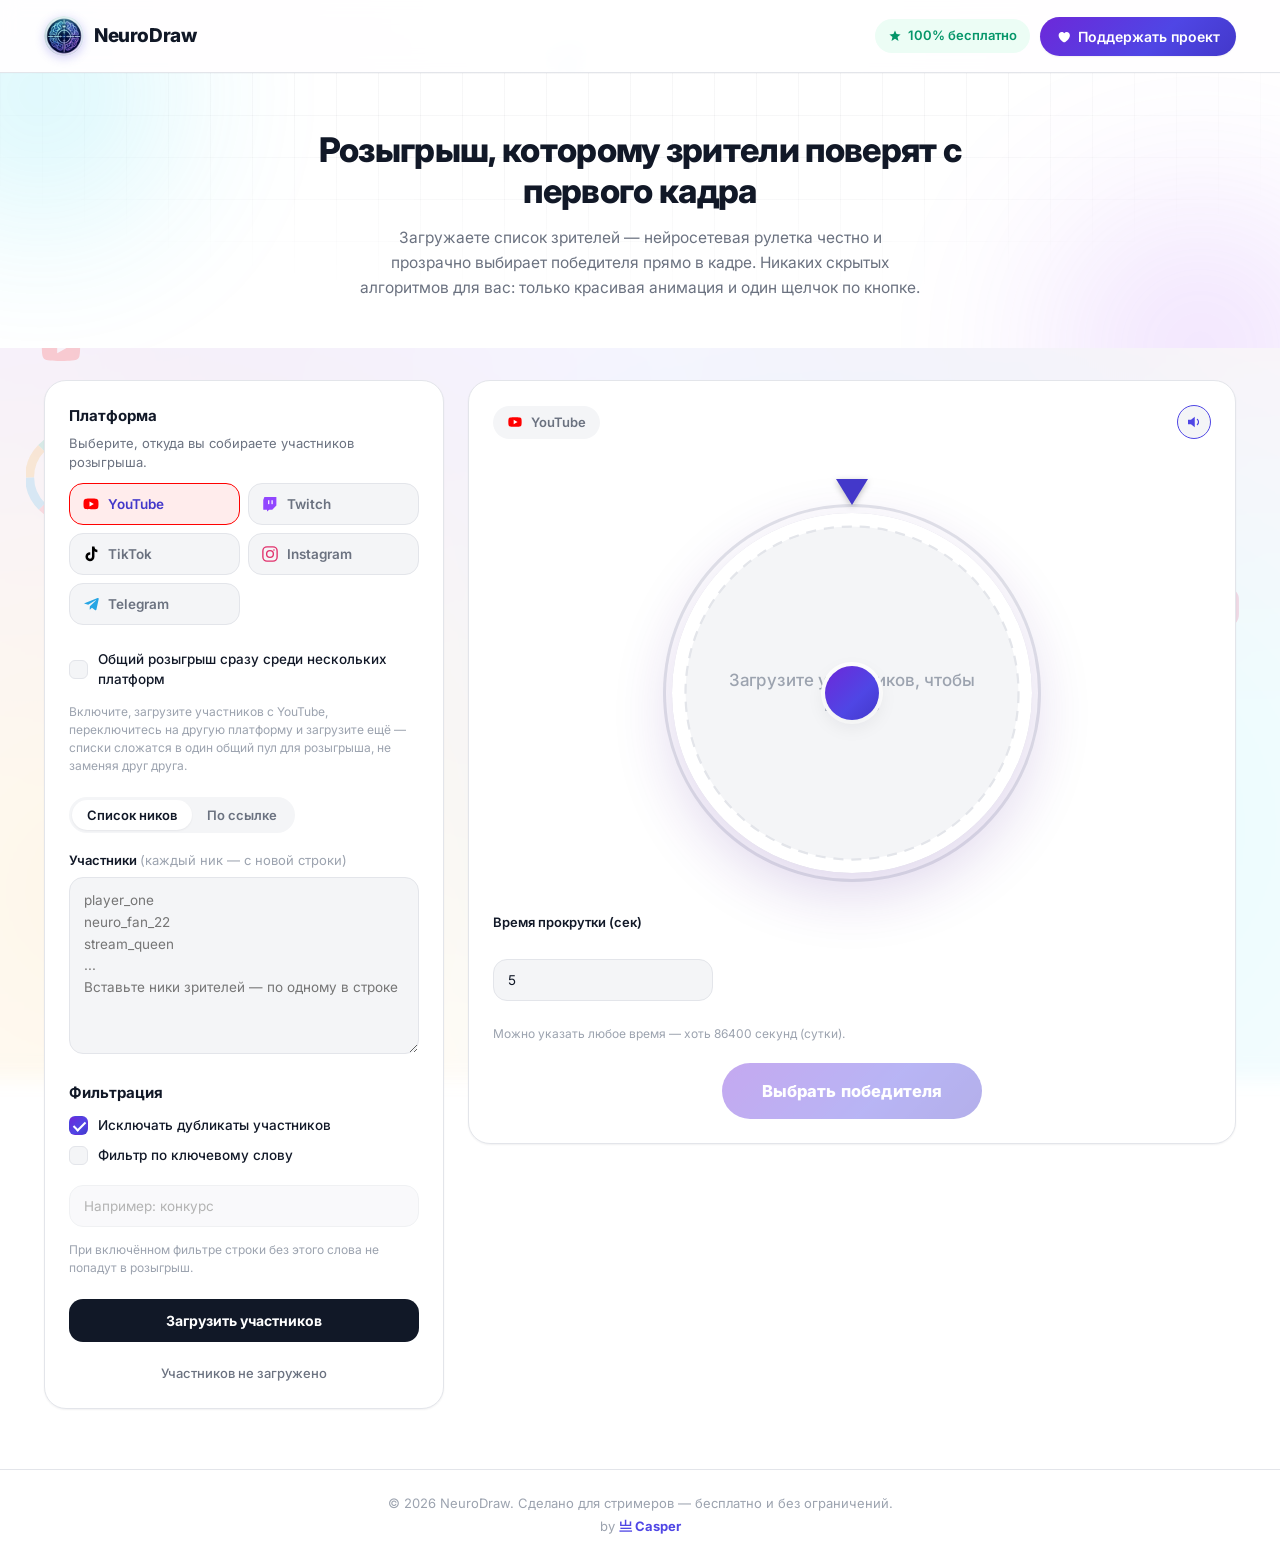
<file: index.html>
<!DOCTYPE html>
<html lang="ru">
<head>
<meta charset="UTF-8">
<meta name="viewport" content="width=device-width, initial-scale=1.0, viewport-fit=cover">
<title>NeuroDraw — нейросетевая рулетка розыгрышей для стримеров</title>
<meta name="description" content="NeuroDraw — бесплатная рулетка для честных розыгрышей среди зрителей YouTube, Twitch, TikTok и Instagram. Загрузите список зрителей и получите победителя за один клик.">

<!-- Google Fonts: Inter -->
<link rel="preconnect" href="https://fonts.googleapis.com">
<link rel="preconnect" href="https://fonts.gstatic.com" crossorigin>
<link href="https://fonts.googleapis.com/css2?family=Inter:wght@400;500;600;700;800;900&display=swap" rel="stylesheet">

<link rel="stylesheet" href="style.css">

<!-- Фавикон в виде простого SVG-индикатора, без внешних файлов -->
<link rel="icon" type="image/png" href="[data-uri]">
<link rel="apple-touch-icon" href="[data-uri]">
</head>
<body>

<!-- Декоративный фон: чисто визуальные элементы, не являются реальными данными -->
<div class="bg-decor" aria-hidden="true">
  <span class="bg-chip bg-pos-1">🏆 @lucky_star</span>
  <span class="bg-chip bg-pos-2">🎉 @mega_fan21</span>
  <span class="bg-chip bg-pos-3">✨ winner2026</span>
  <span class="bg-chip bg-pos-4">🔥 @stream_vip</span>

  <span class="bg-icon bg-pos-5" style="color:#FF0000;"><svg viewBox="0 0 24 24" fill="none" xmlns="http://www.w3.org/2000/svg"><path d="M21.6 7.2c-.25-1-1-1.75-2-2C17.9 4.7 12 4.7 12 4.7s-5.9 0-7.6.5c-1 .25-1.75 1-2 2C2 8.9 2 12 2 12s0 3.1.4 4.8c.25 1 1 1.75 2 2 1.7.5 7.6.5 7.6.5s5.9 0 7.6-.5c1-.25 1.75-1 2-2 .4-1.7.4-4.8.4-4.8s0-3.1-.4-4.8z" fill="currentColor"/><path d="M10 15.2V8.8L15.8 12 10 15.2z" fill="#fff"/></svg></span>
  <span class="bg-icon bg-pos-6" style="color:#9146FF;"><svg viewBox="0 0 24 24" fill="none" xmlns="http://www.w3.org/2000/svg"><path d="M4.5 2.5 3 6.5v13h5v2.5l3-2.5h4L20.5 14V2.5h-16z" fill="currentColor"/></svg></span>
  <span class="bg-icon bg-pos-7" style="color:#26A5E4;"><svg viewBox="0 0 24 24" fill="none" xmlns="http://www.w3.org/2000/svg"><path d="M2.5 11.3 20.8 4c.9-.35 1.7.2 1.4 1.55l-2.95 13.9c-.2.95-.8 1.2-1.6.75l-4.4-3.25-2.15 2.05c-.25.25-.45.45-.9.45l.3-4.5L18.5 7.3c.35-.3-.1-.5-.5-.2L8.3 13.15l-4.35-1.35c-.95-.3-.95-.95.2-1.5z" fill="currentColor"/></svg></span>
  <span class="bg-icon bg-pos-8" style="color:#E1306C;"><svg viewBox="0 0 24 24" fill="none" xmlns="http://www.w3.org/2000/svg"><rect x="2.5" y="2.5" width="19" height="19" rx="5.5" stroke="currentColor" stroke-width="1.8"/><circle cx="12" cy="12" r="4.5" stroke="currentColor" stroke-width="1.8"/><circle cx="17.3" cy="6.7" r="1.1" fill="currentColor"/></svg></span>

  <span class="bg-emoji bg-pos-9">🎁</span>
  <span class="bg-emoji bg-pos-10">🎊</span>
  <span class="bg-emoji bg-pos-11">🥳</span>

  <svg class="bg-mini-wheel bg-pos-12" viewBox="0 0 100 100"><circle cx="50" cy="50" r="46" fill="none" stroke="#F43F5E" stroke-width="10" stroke-dasharray="36 108" transform="rotate(-90 50 50)"/><circle cx="50" cy="50" r="46" fill="none" stroke="#0EA5E9" stroke-width="10" stroke-dasharray="36 108" stroke-dashoffset="-36" transform="rotate(-90 50 50)"/><circle cx="50" cy="50" r="46" fill="none" stroke="#F59E0B" stroke-width="10" stroke-dasharray="36 108" stroke-dashoffset="-72" transform="rotate(-90 50 50)"/><circle cx="50" cy="50" r="46" fill="none" stroke="#10B981" stroke-width="10" stroke-dasharray="36 108" stroke-dashoffset="-108" transform="rotate(-90 50 50)"/></svg>
  <svg class="bg-mini-wheel bg-pos-13" viewBox="0 0 100 100"><circle cx="50" cy="50" r="46" fill="none" stroke="#7C3AED" stroke-width="10" stroke-dasharray="48 96" transform="rotate(-90 50 50)"/><circle cx="50" cy="50" r="46" fill="none" stroke="#EC4899" stroke-width="10" stroke-dasharray="48 96" stroke-dashoffset="-48" transform="rotate(-90 50 50)"/></svg>
</div>


<!-- ============================================================
     ШАПКА (HEADER)
     ============================================================ -->
<header class="site-header">
  <div class="header-inner">

    <div class="brand">
      <img class="brand-mark" src="[data-uri]" alt="NeuroDraw" width="40" height="40">
      <span class="brand-name">NeuroDraw</span>
    </div>

    <div class="header-actions">
      <span class="badge-free">
        <svg viewBox="0 0 20 20" fill="none" xmlns="http://www.w3.org/2000/svg" aria-hidden="true">
          <path d="M10 2L12.2 7.2L18 7.8L13.6 11.5L15 17.2L10 14L5 17.2L6.4 11.5L2 7.8L7.8 7.2L10 2Z" fill="currentColor"/>
        </svg>
        100% бесплатно
      </span>

      <a class="btn-support" href="https://www.donationalerts.com/r/wz_casper" target="_blank" rel="noopener noreferrer">
        <svg viewBox="0 0 20 20" fill="none" xmlns="http://www.w3.org/2000/svg" aria-hidden="true">
          <path d="M10 17.5s-6.5-4.1-6.5-8.9C3.5 5.8 5.4 4 7.7 4c1.3 0 2.5.6 3.3 1.6C11.8 4.6 13 4 14.3 4c2.3 0 4.2 1.8 4.2 4.6 0 4.8-6.5 8.9-6.5 8.9z" fill="currentColor"/>
        </svg>
        Поддержать проект
      </a>

      <button class="btn-menu-mobile" id="mobileMenuToggle" aria-label="Открыть меню" aria-expanded="false">
        <svg viewBox="0 0 24 24" fill="none" xmlns="http://www.w3.org/2000/svg"><path d="M4 7h16M4 12h16M4 17h16" stroke="currentColor" stroke-width="2" stroke-linecap="round"/></svg>
      </button>
    </div>
  </div>

  <!-- Выпадающее мобильное меню с действиями -->
  <div class="mobile-menu" id="mobileMenu">
    <span class="badge-free">
      <svg viewBox="0 0 20 20" fill="none" xmlns="http://www.w3.org/2000/svg" aria-hidden="true">
        <path d="M10 2L12.2 7.2L18 7.8L13.6 11.5L15 17.2L10 14L5 17.2L6.4 11.5L2 7.8L7.8 7.2L10 2Z" fill="currentColor"/>
      </svg>
      100% бесплатно
    </span>
    <a class="btn-support" href="https://www.donationalerts.com/r/wz_casper" target="_blank" rel="noopener noreferrer">Поддержать проект</a>
  </div>
</header>

<!-- ============================================================
     HERO — приветственный блок с анимированным фоном
     ============================================================ -->
<section class="hero" aria-hidden="false">
  <div class="hero-glow hero-glow-cyan" aria-hidden="true"></div>
  <div class="hero-glow hero-glow-violet" aria-hidden="true"></div>
  <div class="hero-grid" aria-hidden="true"></div>

  <div class="hero-inner">
    <h1 class="hero-title">Розыгрыш, которому зрители поверят с первого кадра</h1>
    <p class="hero-subtitle">
      Загружаете список зрителей — нейросетевая рулетка честно и прозрачно выбирает победителя прямо в кадре.
      Никаких скрытых алгоритмов для вас: только красивая анимация и один щелчок по кнопке.
    </p>
  </div>
</section>

<!-- ============================================================
     ОСНОВНОЙ КОНТЕНТ
     ============================================================ -->
<main class="app-shell">

  <!-- ---------- ЛЕВАЯ КОЛОНКА: ВВОД И НАСТРОЙКИ ---------- -->
  <section class="panel panel-setup" aria-label="Настройка розыгрыша">

    <div class="panel-block">
      <h2 class="panel-title">Платформа</h2>
      <p class="panel-hint">Выберите, откуда вы собираете участников розыгрыша.</p>

      <div class="platform-tabs" role="tablist" aria-label="Выбор платформы">
        <button class="platform-tab is-active" data-platform="youtube" role="tab" aria-selected="true">
          <svg viewBox="0 0 24 24" fill="none" xmlns="http://www.w3.org/2000/svg" aria-hidden="true"><path d="M21.6 7.2c-.25-1-1-1.75-2-2C17.9 4.7 12 4.7 12 4.7s-5.9 0-7.6.5c-1 .25-1.75 1-2 2C2 8.9 2 12 2 12s0 3.1.4 4.8c.25 1 1 1.75 2 2 1.7.5 7.6.5 7.6.5s5.9 0 7.6-.5c1-.25 1.75-1 2-2 .4-1.7.4-4.8.4-4.8s0-3.1-.4-4.8z" fill="currentColor"/><path d="M10 15.2V8.8L15.8 12 10 15.2z" fill="#fff"/></svg>
          YouTube
        </button>
        <button class="platform-tab" data-platform="twitch" role="tab" aria-selected="false">
          <svg viewBox="0 0 24 24" fill="none" xmlns="http://www.w3.org/2000/svg" aria-hidden="true"><path d="M4.5 2.5 3 6.5v13h5v2.5l3-2.5h4L20.5 14V2.5h-16z" fill="currentColor"/><rect x="9.5" y="7" width="1.6" height="5.2" fill="#fff"/><rect x="14" y="7" width="1.6" height="5.2" fill="#fff"/></svg>
          Twitch
        </button>
        <button class="platform-tab" data-platform="tiktok" role="tab" aria-selected="false">
          <svg viewBox="0 0 24 24" fill="none" xmlns="http://www.w3.org/2000/svg" aria-hidden="true"><path d="M16.6 2h-3.3v13.6a2.7 2.7 0 1 1-2.3-2.7v-3.3a6 6 0 1 0 5.6 6V8.4c1.1.8 2.4 1.3 3.9 1.3V6.4c-2.1 0-3.9-1.8-3.9-4.4z" fill="currentColor"/></svg>
          TikTok
        </button>
        <button class="platform-tab" data-platform="instagram" role="tab" aria-selected="false">
          <svg viewBox="0 0 24 24" fill="none" xmlns="http://www.w3.org/2000/svg" aria-hidden="true"><rect x="2.5" y="2.5" width="19" height="19" rx="5.5" stroke="currentColor" stroke-width="1.8"/><circle cx="12" cy="12" r="4.5" stroke="currentColor" stroke-width="1.8"/><circle cx="17.3" cy="6.7" r="1.1" fill="currentColor"/></svg>
          Instagram
        </button>
        <button class="platform-tab" data-platform="telegram" role="tab" aria-selected="false">
          <svg viewBox="0 0 24 24" fill="none" xmlns="http://www.w3.org/2000/svg" aria-hidden="true"><path d="M2.5 11.3 20.8 4c.9-.35 1.7.2 1.4 1.55l-2.95 13.9c-.2.95-.8 1.2-1.6.75l-4.4-3.25-2.15 2.05c-.25.25-.45.45-.9.45l.3-4.5L18.5 7.3c.35-.3-.1-.5-.5-.2L8.3 13.15l-4.35-1.35c-.95-.3-.95-.95.2-1.5z" fill="currentColor"/></svg>
          Telegram
        </button>
      </div>

      <label class="checkbox-row" style="margin-top:14px;">
        <input type="checkbox" id="combinedModeToggle">
        <span class="checkbox-box" aria-hidden="true"></span>
        <span class="checkbox-text">Общий розыгрыш сразу среди нескольких платформ</span>
      </label>
      <p class="field-note" id="combinedModeNote">
        Включите, загрузите участников с YouTube, переключитесь на другую платформу и загрузите ещё — списки
        сложатся в один общий пул для розыгрыша, не заменяя друг друга.
      </p>
      <div class="participants-counter" id="combinedBreakdown" aria-live="polite" hidden></div>
    </div>

    <div class="panel-block">
      <div class="input-mode-switch" role="tablist" aria-label="Способ добавления участников">
        <button class="mode-tab is-active" data-mode="list" role="tab" aria-selected="true">Список ников</button>
        <button class="mode-tab" data-mode="link" role="tab" aria-selected="false">По ссылке</button>
      </div>

      <!-- Режим: ручной список участников -->
      <div class="input-mode-panel" id="modeList">
        <label class="field-label" for="participantsInput">Участники <span class="field-label-sub">(каждый ник — с новой строки)</span></label>
        <textarea id="participantsInput" class="participants-textarea" rows="7" placeholder="player_one
neuro_fan_22
stream_queen
...&#10;Вставьте ники зрителей — по одному в строке"></textarea>
      </div>

      <!-- Режим: ссылка на видео/стрим -->
      <div class="input-mode-panel is-hidden" id="modeLink">
        <label class="field-label" for="sourceUrlInput" id="sourceUrlLabel">Ссылка на видео, пост или стрим</label>
        <input id="sourceUrlInput" class="text-input" type="url" placeholder="https://...">
        <p class="field-note" id="sourceUrlNote">
          Автосбор реально работает для YouTube, Twitch (чат в эфире) и Telegram (чат группы). Для TikTok и Instagram
          пока не реализован — вставьте участников вручную во вкладке «Список ников».
        </p>
      </div>
    </div>

    <div class="panel-block">
      <h2 class="panel-title">Фильтрация</h2>

      <label class="checkbox-row">
        <input type="checkbox" id="filterDuplicates" checked>
        <span class="checkbox-box" aria-hidden="true"></span>
        <span class="checkbox-text">Исключать дубликаты участников</span>
      </label>

      <label class="checkbox-row">
        <input type="checkbox" id="filterKeywordEnabled">
        <span class="checkbox-box" aria-hidden="true"></span>
        <span class="checkbox-text">Фильтр по ключевому слову</span>
      </label>

      <input id="filterKeywordInput" class="text-input keyword-input is-disabled" type="text" placeholder="Например: конкурс" disabled>
      <p class="field-note">При включённом фильтре строки без этого слова не попадут в розыгрыш.</p>
    </div>

    <button class="btn-load" id="loadParticipantsBtn">
      <span class="btn-load-label">Загрузить участников</span>
      <span class="btn-load-spinner" aria-hidden="true"></span>
    </button>

    <div class="participants-counter" id="participantsCounter" aria-live="polite">
      Участников не загружено
    </div>

    <div class="participants-tools" id="participantsTools" hidden>
      <button class="btn-link" id="togglePreviewBtn" type="button" aria-expanded="false">Показать список участников</button>
      <button class="btn-link" id="exportParticipantsBtn" type="button">Скачать CSV</button>
    </div>
    <ul class="participants-preview" id="participantsPreview" hidden></ul>
  </section>

  <!-- ---------- ПРАВАЯ КОЛОНКА: РУЛЕТКА ---------- -->
  <section class="panel panel-draw" aria-label="Проведение розыгрыша">

    <div class="draw-top-row">
      <div class="draw-platform-indicator" id="activePlatformIndicator">
        <svg viewBox="0 0 24 24" fill="none" xmlns="http://www.w3.org/2000/svg" aria-hidden="true"><path d="M21.6 7.2c-.25-1-1-1.75-2-2C17.9 4.7 12 4.7 12 4.7s-5.9 0-7.6.5c-1 .25-1.75 1-2 2C2 8.9 2 12 2 12s0 3.1.4 4.8c.25 1 1 1.75 2 2 1.7.5 7.6.5 7.6.5s5.9 0 7.6-.5c1-.25 1.75-1 2-2 .4-1.7.4-4.8.4-4.8s0-3.1-.4-4.8z" fill="currentColor"/><path d="M10 15.2V8.8L15.8 12 10 15.2z" fill="#fff"/></svg>
        <span id="activePlatformLabel">YouTube</span>
      </div>
      <div class="draw-mode-indicator" id="forceWinnerIndicator" hidden>
        <span class="force-dot" aria-hidden="true"></span>
        Задан победитель
      </div>
      <button class="sound-toggle" id="soundToggleBtn" type="button" aria-pressed="true" aria-label="Выключить звук">
        <svg viewBox="0 0 24 24" fill="none" xmlns="http://www.w3.org/2000/svg" aria-hidden="true"><path d="M4 9v6h4l5 4V5L8 9H4z" fill="currentColor"/><path d="M16.5 8.5a5 5 0 0 1 0 7" stroke="currentColor" stroke-width="1.8" stroke-linecap="round"/></svg>
      </button>
    </div>

    <!-- Колесо розыгрыша -->
    <div class="wheel-stage">
      <div class="wheel-pointer" aria-hidden="true"></div>
      <div class="wheel-wrap" id="wheelWrap">
        <svg id="wheelSvg" class="wheel-svg" viewBox="0 0 320 320" aria-hidden="true"></svg>
        <div class="wheel-hub" aria-hidden="true"></div>
      </div>
    </div>

    <label class="field-label" for="spinDurationInput">Время прокрутки (сек)</label>
    <input id="spinDurationInput" type="number" min="1" step="1" value="5" class="text-input spin-duration-input" placeholder="Например: 5, 60, 86400">
    <p class="field-note">Можно указать любое время — хоть 86400 секунд (сутки).</p>

    <button class="btn-spin" id="spinBtn" disabled>
      <span id="spinBtnLabel">Выбрать победителя</span>
    </button>
  </section>

</main>

<!-- ============================================================
     МОДАЛЬНОЕ ОКНО ПОБЕДЫ
     ============================================================ -->
<div class="modal-overlay" id="victoryModal" hidden>
  <div class="modal-victory" role="dialog" aria-modal="true" aria-labelledby="victoryName">
    <button class="modal-close" id="victoryCloseBtn" aria-label="Закрыть">
      <svg viewBox="0 0 20 20" fill="none" xmlns="http://www.w3.org/2000/svg"><path d="M5 5l10 10M15 5L5 15" stroke="currentColor" stroke-width="2" stroke-linecap="round"/></svg>
    </button>

    <div class="modal-confetti" id="modalConfetti" aria-hidden="true"></div>

    <div class="victory-avatar" id="victoryAvatar">?</div>
    <p class="victory-eyebrow">Победитель розыгрыша</p>
    <h3 class="victory-name"><a id="victoryName" href="#" target="_blank" rel="noopener noreferrer">—</a></h3>

    <div class="victory-platform" id="victoryPlatform">
      <svg viewBox="0 0 24 24" fill="none" xmlns="http://www.w3.org/2000/svg" aria-hidden="true"><path d="M21.6 7.2c-.25-1-1-1.75-2-2C17.9 4.7 12 4.7 12 4.7s-5.9 0-7.6.5c-1 .25-1.75 1-2 2C2 8.9 2 12 2 12s0 3.1.4 4.8c.25 1 1 1.75 2 2 1.7.5 7.6.5 7.6.5s5.9 0 7.6-.5c1-.25 1.75-1 2-2 .4-1.7.4-4.8.4-4.8s0-3.1-.4-4.8z" fill="currentColor"/><path d="M10 15.2V8.8L15.8 12 10 15.2z" fill="#fff"/></svg>
      <span id="victoryPlatformLabel">YouTube</span>
    </div>

    <p class="victory-congrats">Поздравляем! Свяжитесь со зрителем, чтобы вручить приз.</p>

    <div class="victory-actions">
      <button class="btn-secondary" id="victorySpinAgainBtn">Крутить ещё раз</button>
      <button class="btn-primary" id="victoryOkBtn">Отлично</button>
    </div>
  </div>
</div>

<!-- Режим "Заданный победитель" (Shift + F8) теперь открывается отдельной страницей
     admin.html в новом окне — а не модалкой внутри этого документа. Это гарантирует,
     а не предполагает, что панель не попадёт в OBS: OBS Browser Source рендерит ровно
     тот документ, что указан в источнике (index.html), и никогда не видит содержимое
     других окон/вкладок браузера, в отличие от проверки по user-agent, которая у OBS
     по умолчанию ничем не отличается от обычного Chrome. -->
<!-- ============================================================
     ПОДВАЛ (FOOTER)
     ============================================================ -->
<footer class="site-footer">
  <p>
    © <span id="footerYear"></span> NeuroDraw. Сделано для стримеров — бесплатно и без ограничений.
  </p>
  <p class="footer-credit">
    by <a href="https://t.me/WZ_Casper" target="_blank" rel="noopener noreferrer">亗 Casper</a>
  </p>
</footer>

<div class="toast" id="toast" role="status" aria-live="polite"></div>

<script src="script.js"></script>
</body>
</html>
</file>
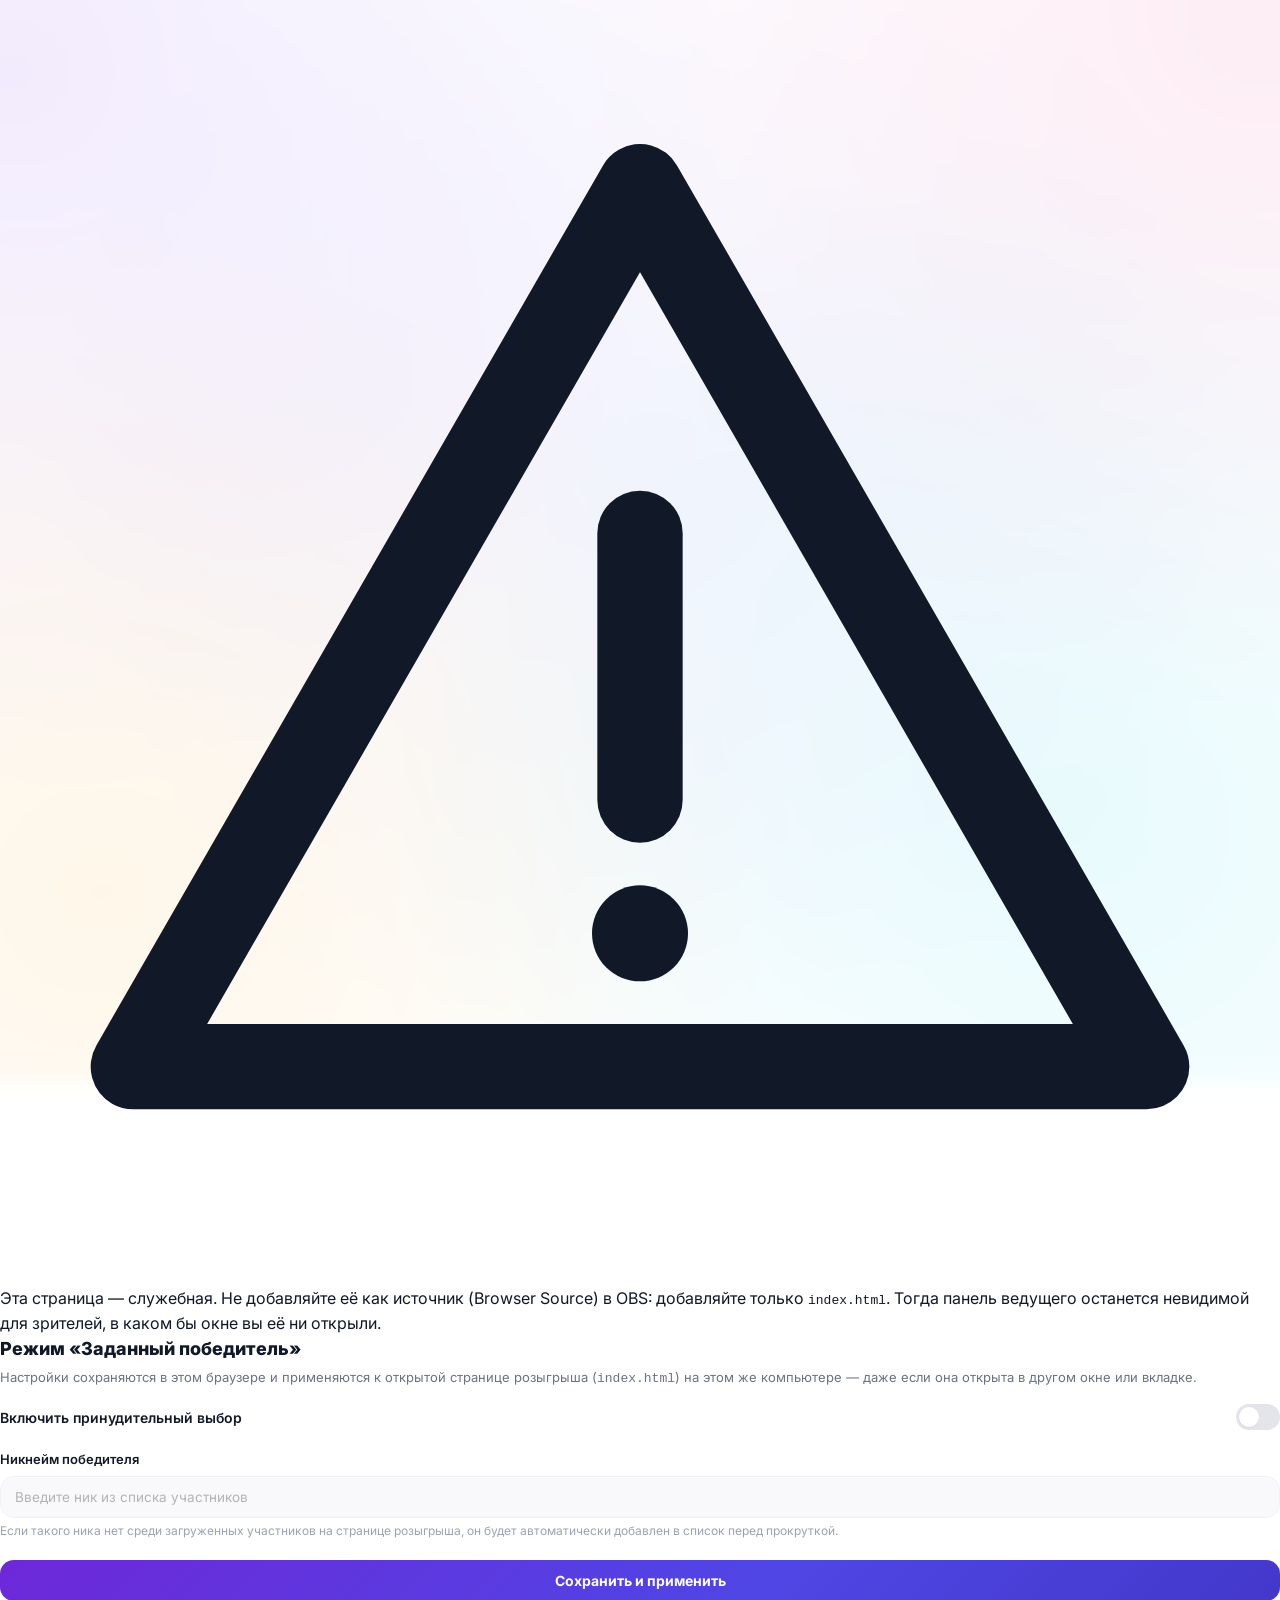
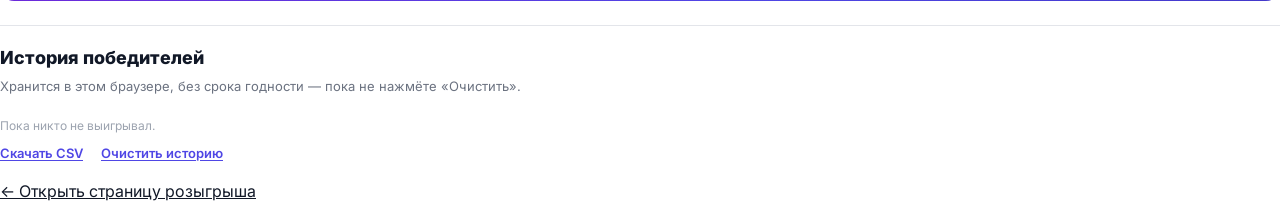
<file: admin.html>
<!DOCTYPE html>
<html lang="ru">
<head>
<meta charset="UTF-8">
<meta name="viewport" content="width=device-width, initial-scale=1.0, viewport-fit=cover">
<title>NeuroDraw — панель ведущего (не для трансляции)</title>
<meta name="robots" content="noindex, nofollow">

<link rel="preconnect" href="https://fonts.googleapis.com">
<link rel="preconnect" href="https://fonts.gstatic.com" crossorigin>
<link href="https://fonts.googleapis.com/css2?family=Inter:wght@400;500;600;700;800;900&display=swap" rel="stylesheet">

<link rel="stylesheet" href="style.css">
<link rel="icon" type="image/png" href="favicon.png">
</head>
<body class="admin-page-body">

<div class="admin-page-wrap">
  <div class="admin-page-card">

    <div class="admin-page-warning">
      <svg viewBox="0 0 24 24" fill="none" xmlns="http://www.w3.org/2000/svg" aria-hidden="true"><path d="M12 3.5 2.5 20h19L12 3.5z" stroke="currentColor" stroke-width="1.6" stroke-linejoin="round"/><path d="M12 10v5" stroke="currentColor" stroke-width="1.6" stroke-linecap="round"/><circle cx="12" cy="17.5" r="0.9" fill="currentColor"/></svg>
      <span>Эта страница — служебная. Не добавляйте её как источник (Browser Source) в OBS: добавляйте только <code>index.html</code>. Тогда панель ведущего останется невидимой для зрителей, в каком бы окне вы её ни открыли.</span>
    </div>

    <h1 class="admin-title">Режим «Заданный победитель»</h1>
    <p class="admin-sub">
      Настройки сохраняются в этом браузере и применяются к открытой странице розыгрыша (<code>index.html</code>)
      на этом же компьютере — даже если она открыта в другом окне или вкладке.
    </p>

    <label class="admin-toggle-row">
      <span>Включить принудительный выбор</span>
      <span class="switch">
        <input type="checkbox" id="forceWinnerToggle">
        <span class="switch-track" aria-hidden="true"><span class="switch-thumb"></span></span>
      </span>
    </label>

    <label class="field-label" for="forceWinnerInput">Никнейм победителя</label>
    <input id="forceWinnerInput" class="text-input" type="text" placeholder="Введите ник из списка участников" disabled>
    <p class="field-note">
      Если такого ника нет среди загруженных участников на странице розыгрыша, он будет автоматически добавлен
      в список перед прокруткой.
    </p>

    <button class="btn-primary admin-save-btn" id="adminSaveBtn">Сохранить и применить</button>

    <div class="admin-page-status" id="adminStatus" role="status" aria-live="polite"></div>

    <hr class="admin-divider">

    <h2 class="admin-title" style="font-size:18px;">История победителей</h2>
    <p class="admin-sub">Хранится в этом браузере, без срока годности — пока не нажмёте «Очистить».</p>

    <ul class="admin-history-list" id="adminHistoryList"></ul>
    <p class="field-note" id="adminHistoryEmpty">Пока никто не выигрывал.</p>

    <div class="admin-history-actions">
      <button class="btn-link" id="adminHistoryExportBtn" type="button">Скачать CSV</button>
      <button class="btn-link" id="adminHistoryClearBtn" type="button">Очистить историю</button>
    </div>

    <a class="admin-page-back" href="index.html">← Открыть страницу розыгрыша</a>
  </div>
</div>

<script src="admin.js"></script>
</body>
</html>
</file>
<file: style.css>
/* ==================================================================
   NeuroDraw — Стили
   Светлая, высококонтрастная тема для чтения на стримах.
   ================================================================== */

:root {
  /* Цветовая палитра */
  --color-bg: #FFFFFF;
  --color-surface: #F4F5F7;
  --color-surface-strong: #ECEDF1;
  --color-border: #E3E5EA;
  --color-text: #111827;
  --color-text-muted: #6B7280;
  --color-text-faint: #9CA3AF;

  --color-accent: #4F46E5;
  --color-accent-strong: #4338CA;
  --color-accent-soft: #EEF0FF;
  --color-accent-2: #7C3AED;

  --color-success: #059669;
  --color-success-soft: #ECFDF5;
  --color-danger: #DC2626;

  --gradient-accent: linear-gradient(135deg, #6D28D9 0%, #4F46E5 60%, #4338CA 100%);

  --shadow-sm: 0 1px 2px rgba(17, 24, 39, 0.06);
  --shadow-md: 0 6px 20px rgba(17, 24, 39, 0.08);
  --shadow-lg: 0 20px 60px rgba(76, 29, 149, 0.18);

  --radius-sm: 8px;
  --radius-md: 14px;
  --radius-lg: 22px;
  --radius-pill: 999px;

  --font-sans: 'Inter', -apple-system, BlinkMacSystemFont, 'Segoe UI', Roboto, Helvetica, Arial, sans-serif;

  color-scheme: light;
}

* { box-sizing: border-box; }

/* Гарантируем, что нативный атрибут [hidden] всегда скрывает элемент,
   даже если у него есть собственное правило display (flex/grid/inline-flex и т.д.) */
[hidden] { display: none !important; }

html {
  -webkit-text-size-adjust: 100%;
}

body {
  margin: 0;
  font-family: var(--font-sans);
  background: var(--color-bg);
  color: var(--color-text);
  line-height: 1.5;
  -webkit-font-smoothing: antialiased;
}

h1, h2, h3, p, ul { margin: 0; }

button {
  font-family: inherit;
  cursor: pointer;
}

a { color: inherit; }

:focus-visible {
  outline: 2px solid var(--color-accent);
  outline-offset: 2px;
  border-radius: 4px;
}

/* ==================================================================
   ШАПКА
   ================================================================== */

.site-header {
  position: sticky;
  top: 0;
  z-index: 40;
  background: rgba(255, 255, 255, 0.92);
  backdrop-filter: blur(10px);
  border-bottom: 1px solid var(--color-border);
}

.header-inner {
  max-width: 1240px;
  margin: 0 auto;
  padding: 16px 24px;
  display: flex;
  align-items: center;
  justify-content: space-between;
  gap: 20px;
}

.brand {
  display: flex;
  align-items: center;
  gap: 10px;
}

.brand-mark {
  width: 40px;
  height: 40px;
  border-radius: 50%;
  display: block;
  object-fit: cover;
  box-shadow: 0 2px 10px rgba(79, 70, 229, 0.25);
  transition: filter 0.2s ease, transform 0.2s ease;
}

.brand:hover .brand-mark {
  filter: drop-shadow(0 0 10px rgba(124, 58, 237, 0.45));
  transform: scale(1.04);
}

.brand-name {
  font-size: 19px;
  font-weight: 800;
  letter-spacing: -0.02em;
}

.header-actions {
  display: flex;
  align-items: center;
  gap: 10px;
}

.badge-free {
  display: inline-flex;
  align-items: center;
  gap: 6px;
  padding: 7px 13px;
  border-radius: var(--radius-pill);
  background: var(--color-success-soft);
  color: var(--color-success);
  font-size: 13px;
  font-weight: 600;
  white-space: nowrap;
}

.badge-free svg { width: 14px; height: 14px; }

.btn-support {
  display: inline-flex;
  align-items: center;
  gap: 7px;
  padding: 9px 16px;
  border-radius: var(--radius-pill);
  background: var(--gradient-accent);
  color: #fff;
  font-size: 14px;
  font-weight: 600;
  text-decoration: none;
  box-shadow: var(--shadow-sm);
  transition: transform 0.15s ease, box-shadow 0.15s ease;
  white-space: nowrap;
}

.btn-support:hover {
  transform: translateY(-1px);
  box-shadow: var(--shadow-md);
}

.btn-support svg { width: 15px; height: 15px; }

.btn-menu-mobile {
  display: none;
  width: 38px;
  height: 38px;
  align-items: center;
  justify-content: center;
  border: 1px solid var(--color-border);
  border-radius: var(--radius-sm);
  background: var(--color-bg);
  color: var(--color-text);
}

.btn-menu-mobile svg { width: 20px; height: 20px; }

.mobile-menu {
  display: none;
  flex-direction: column;
  gap: 10px;
  padding: 0 24px 16px;
}

.mobile-menu.is-open { display: flex; }

/* ==================================================================
   HERO — анимированный приветственный блок
   Светящиеся пятна медленно дрейфуют по белому фону в цветах логотипа
   (циан + фиолет), создавая ощущение "нейросетевой" атмосферы без
   ущерба для контрастности и читаемости текста поверх них.
   ================================================================== */

.hero {
  position: relative;
  overflow: hidden;
  padding: 56px 24px 48px;
  text-align: center;
  background: #FFFFFF;
}

.hero-inner {
  position: relative;
  z-index: 2;
  max-width: 720px;
  margin: 0 auto;
}

.hero-title {
  font-size: 34px;
  font-weight: 800;
  letter-spacing: -0.02em;
  line-height: 1.22;
  color: var(--color-text);
}

.hero-subtitle {
  margin-top: 14px;
  font-size: 15.5px;
  line-height: 1.6;
  color: var(--color-text-muted);
  max-width: 560px;
  margin-left: auto;
  margin-right: auto;
}

/* Светящиеся пятна — мягкий радиальный градиент, размытый в блюр,
   дрейфующий по широкой эллиптической траектории. Разведены по разным
   углам и высоте, чтобы оставаться различимыми пятнами, а не сливаться
   в одну полосу через всю ширину блока. */
.hero-glow {
  position: absolute;
  z-index: 1;
  border-radius: 50%;
  pointer-events: none;
  will-change: transform;
}

.hero-glow-cyan {
  top: -160px;
  left: -140px;
  width: 360px;
  height: 360px;
  filter: blur(80px);
  opacity: 0.28;
  background: radial-gradient(circle, #22D3EE 0%, rgba(34, 211, 238, 0) 72%);
  animation: drift-cyan 24s ease-in-out infinite;
}

.hero-glow-violet {
  bottom: -200px;
  right: -120px;
  width: 400px;
  height: 400px;
  filter: blur(85px);
  opacity: 0.26;
  background: radial-gradient(circle, #A855F7 0%, rgba(168, 85, 247, 0) 72%);
  animation: drift-violet 28s ease-in-out infinite;
}

@keyframes drift-cyan {
  0%, 100% { transform: translate(0, 0) scale(1); }
  33%      { transform: translate(50px, 30px) scale(1.1); }
  66%      { transform: translate(10px, 60px) scale(0.94); }
}

@keyframes drift-violet {
  0%, 100% { transform: translate(0, 0) scale(1); }
  33%      { transform: translate(-40px, -30px) scale(0.93); }
  66%      { transform: translate(-70px, 10px) scale(1.08); }
}

/* Едва заметная сетка поверх свечения — придаёт "цифровой" характер
   без превращения фона в отвлекающий узор. */
.hero-grid {
  position: absolute;
  inset: 0;
  z-index: 1;
  background-image:
    linear-gradient(to right, rgba(17, 24, 39, 0.035) 1px, transparent 1px),
    linear-gradient(to bottom, rgba(17, 24, 39, 0.035) 1px, transparent 1px);
  background-size: 42px 42px;
  mask-image: radial-gradient(ellipse 70% 100% at 50% 0%, #000 40%, transparent 85%);
  -webkit-mask-image: radial-gradient(ellipse 70% 100% at 50% 0%, #000 40%, transparent 85%);
}

@media (max-width: 640px) {
  .hero { padding: 40px 20px 32px; }
  .hero-title { font-size: 25px; }
  .hero-subtitle { font-size: 14px; }
  .hero-glow-cyan { width: 240px; height: 240px; filter: blur(55px); }
  .hero-glow-violet { width: 260px; height: 260px; filter: blur(55px); }
}

@media (prefers-reduced-motion: reduce) {
  .hero-glow { animation: none; }
}

/* ==================================================================
   ОСНОВНАЯ СЕТКА
   ================================================================== */

.app-shell {
  max-width: 1240px;
  margin: 0 auto;
  padding: 32px 24px 60px;
  display: grid;
  grid-template-columns: 400px 1fr;
  gap: 24px;
  align-items: start;
}

.panel {
  background: var(--color-bg);
  border: 1px solid var(--color-border);
  border-radius: var(--radius-lg);
  box-shadow: var(--shadow-sm);
}

.panel-setup {
  padding: 24px;
  display: flex;
  flex-direction: column;
  gap: 22px;
}

.panel-block {
  display: flex;
  flex-direction: column;
  gap: 10px;
}

.panel-title {
  font-size: 15px;
  font-weight: 700;
}

.panel-hint {
  font-size: 13px;
  color: var(--color-text-muted);
  margin-top: -4px;
}

/* ---------- Табы платформ ---------- */

.platform-tabs {
  display: grid;
  grid-template-columns: 1fr 1fr;
  gap: 8px;
}

.platform-tab {
  display: flex;
  align-items: center;
  gap: 8px;
  padding: 11px 12px;
  border: 1.5px solid var(--color-border);
  border-radius: var(--radius-md);
  background: var(--color-surface);
  color: var(--color-text-muted);
  font-size: 13.5px;
  font-weight: 600;
  transition: border-color 0.15s ease, color 0.15s ease, background 0.15s ease;
}

.platform-tab svg { width: 18px; height: 18px; flex-shrink: 0; }

.platform-tab:hover {
  border-color: #C7CAD1;
  color: var(--color-text);
}

.platform-tab.is-active {
  background: var(--color-accent-soft);
  border-color: var(--color-accent);
  color: var(--color-accent-strong);
}

/* ---------- Переключатель режима ввода ---------- */

.input-mode-switch {
  display: inline-flex;
  padding: 3px;
  background: var(--color-surface);
  border-radius: var(--radius-pill);
  width: fit-content;
  margin-bottom: 4px;
}

.mode-tab {
  padding: 7px 15px;
  border: none;
  background: transparent;
  border-radius: var(--radius-pill);
  font-size: 13px;
  font-weight: 600;
  color: var(--color-text-muted);
  transition: background 0.15s ease, color 0.15s ease;
}

.mode-tab.is-active {
  background: var(--color-bg);
  color: var(--color-text);
  box-shadow: var(--shadow-sm);
}

.input-mode-panel.is-hidden { display: none; }

.field-label {
  font-size: 13px;
  font-weight: 600;
  color: var(--color-text);
}

.field-label-sub {
  font-weight: 400;
  color: var(--color-text-faint);
}

.participants-textarea,
.text-input {
  width: 100%;
  border: 1.5px solid var(--color-border);
  border-radius: var(--radius-md);
  background: var(--color-surface);
  color: var(--color-text);
  font-family: var(--font-sans);
  font-size: 13.5px;
  padding: 12px 14px;
  resize: vertical;
  transition: border-color 0.15s ease, background 0.15s ease;
}

.participants-textarea { margin-top: 6px; line-height: 1.6; }
.text-input { margin-top: 6px; }

.participants-textarea:focus,
.text-input:focus {
  outline: none;
  border-color: var(--color-accent);
  background: var(--color-bg);
}

.text-input.is-disabled,
.text-input:disabled {
  opacity: 0.55;
  cursor: not-allowed;
}

.field-note {
  font-size: 12px;
  color: var(--color-text-faint);
  line-height: 1.5;
  margin-top: 4px;
}

/* ---------- Чекбоксы ---------- */

.checkbox-row {
  display: flex;
  align-items: center;
  gap: 10px;
  cursor: pointer;
  user-select: none;
}

.checkbox-row input { position: absolute; opacity: 0; width: 0; height: 0; }

.checkbox-box {
  width: 19px;
  height: 19px;
  border-radius: 6px;
  border: 1.5px solid var(--color-border);
  background: var(--color-surface);
  flex-shrink: 0;
  position: relative;
  transition: background 0.15s ease, border-color 0.15s ease;
}

.checkbox-row input:checked + .checkbox-box {
  background: var(--gradient-accent);
  border-color: transparent;
}

.checkbox-row input:checked + .checkbox-box::after {
  content: "";
  position: absolute;
  left: 6px;
  top: 2px;
  width: 5px;
  height: 10px;
  border: solid #fff;
  border-width: 0 2px 2px 0;
  transform: rotate(45deg);
}

.checkbox-row input:focus-visible + .checkbox-box {
  outline: 2px solid var(--color-accent);
  outline-offset: 2px;
}

.checkbox-text {
  font-size: 13.5px;
  font-weight: 500;
}

.keyword-input { margin-top: 10px; }

/* ---------- Кнопка загрузки участников ---------- */

.btn-load {
  display: flex;
  align-items: center;
  justify-content: center;
  gap: 10px;
  padding: 13px 18px;
  border: none;
  border-radius: var(--radius-md);
  background: var(--color-text);
  color: #fff;
  font-size: 14px;
  font-weight: 700;
  transition: background 0.15s ease, transform 0.15s ease;
}

.btn-load:hover { background: #1F2937; }
.btn-load:active { transform: scale(0.98); }

.btn-load-spinner {
  width: 15px;
  height: 15px;
  border-radius: 50%;
  border: 2px solid rgba(255, 255, 255, 0.35);
  border-top-color: #fff;
  display: none;
}

.btn-load.is-loading .btn-load-spinner {
  display: inline-block;
  animation: spin 0.7s linear infinite;
}

.btn-load.is-loading .btn-load-label::after {
  content: "…";
}

@keyframes spin {
  to { transform: rotate(360deg); }
}

.participants-counter {
  text-align: center;
  font-size: 13px;
  color: var(--color-text-muted);
  font-weight: 500;
}

.participants-counter.has-count {
  color: var(--color-success);
  font-weight: 700;
}

/* ==================================================================
   ПРАВАЯ ПАНЕЛЬ — РОЗЫГРЫШ
   ================================================================== */

.panel-draw {
  padding: 24px;
  display: flex;
  flex-direction: column;
  gap: 20px;
  min-height: 560px;
  position: relative;
  overflow: hidden;
}

.draw-top-row {
  display: flex;
  align-items: center;
  justify-content: space-between;
  gap: 12px;
}

.draw-platform-indicator {
  display: inline-flex;
  align-items: center;
  gap: 8px;
  padding: 7px 14px;
  border-radius: var(--radius-pill);
  background: var(--color-surface);
  font-size: 13px;
  font-weight: 600;
  color: var(--color-text-muted);
}

.draw-platform-indicator svg { width: 16px; height: 16px; color: var(--color-accent); }

.draw-mode-indicator {
  display: inline-flex;
  align-items: center;
  gap: 7px;
  padding: 7px 14px;
  border-radius: var(--radius-pill);
  background: #FEF3C7;
  color: #92400E;
  font-size: 12.5px;
  font-weight: 700;
}

.force-dot {
  width: 7px;
  height: 7px;
  border-radius: 50%;
  background: #D97706;
}

/* ---------- Колесо розыгрыша ---------- */

.wheel-stage {
  flex: 1;
  display: flex;
  flex-direction: column;
  align-items: center;
  justify-content: center;
  gap: 14px;
  padding: 20px 0;
}

.wheel-wrap {
  position: relative;
  width: min(360px, 82vw);
  height: min(360px, 82vw);
}

.wheel-svg {
  width: 100%;
  height: 100%;
  display: block;
  border-radius: 50%;
  box-shadow: var(--shadow-lg), 0 0 0 6px #FFFFFF, 0 0 0 9px var(--color-border);
  transform: rotate(0deg);
}

.wheel-hub {
  position: absolute;
  top: 50%;
  left: 50%;
  width: 54px;
  height: 54px;
  border-radius: 50%;
  transform: translate(-50%, -50%);
  background: var(--gradient-accent);
  box-shadow: var(--shadow-md), 0 0 0 4px #FFFFFF;
}

.wheel-pointer {
  width: 0;
  height: 0;
  border-left: 16px solid transparent;
  border-right: 16px solid transparent;
  border-top: 26px solid var(--color-accent-strong);
  filter: drop-shadow(0 2px 3px rgba(0, 0, 0, 0.25));
  margin-bottom: -6px;
  z-index: 2;
}

.wheel-idle-circle {
  fill: var(--color-surface);
  stroke: var(--color-border);
  stroke-width: 2;
  stroke-dasharray: 9 7;
}

.wheel-idle-label {
  width: 100%;
  height: 100%;
  display: flex;
  align-items: center;
  justify-content: center;
  text-align: center;
  font-family: 'Inter', sans-serif;
  font-size: 15px;
  font-weight: 500;
  color: var(--color-text-faint);
  padding: 0 10px;
}

.wheel-segment-label {
  font-size: 11px;
  font-weight: 700;
  fill: #FFFFFF;
  pointer-events: none;
  text-shadow: 0 1px 2px rgba(0, 0, 0, 0.25);
}

.wheel-svg.is-spinning {
  filter: drop-shadow(0 0 18px rgba(79, 70, 229, 0.25));
}

.is-winner-slice {
  filter: brightness(1.18) saturate(1.1);
  stroke: #FFFFFF;
  stroke-width: 3;
}

/* ---------- Кнопка "Крутить" ---------- */

.btn-spin {
  align-self: center;
  min-width: 260px;
  padding: 18px 40px;
  border: none;
  border-radius: var(--radius-pill);
  background: var(--gradient-accent);
  color: #fff;
  font-size: 16.5px;
  font-weight: 800;
  letter-spacing: 0.01em;
  box-shadow: 0 10px 30px rgba(79, 70, 229, 0.35);
  transition: transform 0.15s ease, box-shadow 0.15s ease, opacity 0.15s ease;
}

.btn-spin:not(:disabled):hover {
  transform: translateY(-2px);
  box-shadow: 0 14px 36px rgba(79, 70, 229, 0.42);
}

.btn-spin:not(:disabled):active {
  transform: translateY(0) scale(0.98);
}

.btn-spin:disabled {
  opacity: 0.4;
  cursor: not-allowed;
  box-shadow: none;
}

.btn-spin.is-spinning {
  opacity: 0.85;
  pointer-events: none;
}

/* ---------- Скрытый пиксель для админ-режима ---------- */

.hidden-admin-pixel {
  position: absolute;
  bottom: 6px;
  right: 6px;
  width: 14px;
  height: 14px;
  padding: 0;
  border: none;
  background: transparent;
  opacity: 0;
  z-index: 5;
}

/* Внутри OBS Browser Source триггер полностью отключается — JS уже
   блокирует открытие модалки, это дополнительная защита на уровне CSS. */
body.is-obs-source .hidden-admin-pixel {
  display: none;
}

/* Если по какой-то причине окно всё же попытается отрисоваться внутри
   OBS Browser Source — подстраховка на случай гонки состояний при
   самой первой отрисовке страницы, до того как JS успеет отработать. */
body.is-obs-source #adminModal {
  display: none !important;
}

/* ==================================================================
   МОДАЛЬНЫЕ ОКНА
   ================================================================== */

.modal-overlay {
  position: fixed;
  inset: 0;
  background: rgba(17, 24, 39, 0.55);
  backdrop-filter: blur(4px);
  display: flex;
  align-items: center;
  justify-content: center;
  padding: 20px;
  z-index: 100;
  animation: overlay-in 0.2s ease;
}

@keyframes overlay-in {
  from { opacity: 0; }
  to { opacity: 1; }
}

.modal-overlay[hidden] { display: none; }

.modal-victory,
.modal-admin {
  position: relative;
  width: 100%;
  background: var(--color-bg);
  border-radius: var(--radius-lg);
  box-shadow: var(--shadow-lg);
  padding: 36px 32px 32px;
  animation: modal-in 0.28s cubic-bezier(0.16, 1, 0.3, 1);
}

.modal-victory {
  max-width: 400px;
  text-align: center;
  overflow: hidden;
}

.modal-admin { max-width: 380px; }

@keyframes modal-in {
  from { opacity: 0; transform: translateY(16px) scale(0.97); }
  to   { opacity: 1; transform: translateY(0) scale(1); }
}

.modal-close {
  position: absolute;
  top: 16px;
  right: 16px;
  width: 30px;
  height: 30px;
  display: flex;
  align-items: center;
  justify-content: center;
  border: none;
  background: var(--color-surface);
  border-radius: 50%;
  color: var(--color-text-muted);
  z-index: 2;
}

.modal-close:hover { background: var(--color-surface-strong); color: var(--color-text); }
.modal-close svg { width: 15px; height: 15px; }

/* ---------- Карточка победителя ---------- */

.victory-avatar {
  width: 76px;
  height: 76px;
  margin: 0 auto 16px;
  border-radius: 50%;
  background: var(--gradient-accent);
  color: #fff;
  font-size: 28px;
  font-weight: 800;
  display: flex;
  align-items: center;
  justify-content: center;
  text-transform: uppercase;
  box-shadow: 0 10px 24px rgba(79, 70, 229, 0.3);
}

.victory-eyebrow {
  font-size: 12.5px;
  font-weight: 600;
  color: var(--color-text-faint);
  margin-bottom: 4px;
}

.victory-name {
  font-size: 26px;
  font-weight: 800;
  letter-spacing: -0.01em;
  word-break: break-word;
}

.victory-platform {
  display: inline-flex;
  align-items: center;
  gap: 6px;
  margin-top: 12px;
  padding: 6px 13px;
  border-radius: var(--radius-pill);
  background: var(--color-surface);
  font-size: 12.5px;
  font-weight: 600;
  color: var(--color-text-muted);
}

.victory-platform svg { width: 14px; height: 14px; color: var(--color-accent); }

.victory-congrats {
  margin-top: 18px;
  font-size: 13.5px;
  color: var(--color-text-muted);
  line-height: 1.5;
}

.victory-actions {
  margin-top: 24px;
  display: flex;
  gap: 10px;
}

.btn-primary,
.btn-secondary {
  flex: 1;
  padding: 12px 16px;
  border-radius: var(--radius-md);
  font-size: 14px;
  font-weight: 700;
  border: none;
  transition: transform 0.15s ease, background 0.15s ease;
}

.btn-primary {
  background: var(--gradient-accent);
  color: #fff;
}

.btn-primary:hover { transform: translateY(-1px); }

.btn-secondary {
  background: var(--color-surface);
  color: var(--color-text);
}

.btn-secondary:hover { background: var(--color-surface-strong); }

/* Конфетти-эффект при победе */
.modal-confetti {
  position: absolute;
  inset: 0;
  pointer-events: none;
  overflow: hidden;
}

.confetti-piece {
  position: absolute;
  top: -12px;
  width: 8px;
  height: 14px;
  opacity: 0.9;
  animation: confetti-fall linear forwards;
}

@keyframes confetti-fall {
  to { transform: translateY(420px) rotate(540deg); opacity: 0; }
}

/* ---------- Админ-модалка ---------- */

.admin-title {
  font-size: 18px;
  font-weight: 800;
  padding-right: 20px;
}

.admin-sub {
  font-size: 13px;
  color: var(--color-text-muted);
  margin-top: 6px;
  margin-bottom: 16px;
}

.admin-obs-note {
  display: flex;
  gap: 9px;
  padding: 12px 13px;
  margin-bottom: 20px;
  border-radius: var(--radius-md);
  background: var(--color-accent-soft);
  color: var(--color-accent-strong);
}

.admin-obs-note svg {
  width: 17px;
  height: 17px;
  flex-shrink: 0;
  margin-top: 1px;
}

.admin-obs-note span {
  font-size: 12.5px;
  line-height: 1.55;
  color: #3730A3;
}

.admin-toggle-row {
  display: flex;
  align-items: center;
  justify-content: space-between;
  gap: 12px;
  font-size: 14px;
  font-weight: 600;
  margin-bottom: 16px;
}

.switch {
  position: relative;
  display: inline-flex;
  width: 44px;
  height: 26px;
  flex-shrink: 0;
}

.switch input {
  position: absolute;
  opacity: 0;
  width: 100%;
  height: 100%;
  margin: 0;
  cursor: pointer;
  z-index: 1;
}

.switch-track {
  position: absolute;
  inset: 0;
  background: var(--color-border);
  border-radius: var(--radius-pill);
  transition: background 0.2s ease;
}

.switch-thumb {
  position: absolute;
  top: 3px;
  left: 3px;
  width: 20px;
  height: 20px;
  border-radius: 50%;
  background: #fff;
  box-shadow: var(--shadow-sm);
  transition: transform 0.2s ease;
}

.switch input:checked ~ .switch-track { background: var(--color-accent); }
.switch input:checked ~ .switch-track .switch-thumb { transform: translateX(18px); }
.switch input:focus-visible ~ .switch-track { outline: 2px solid var(--color-accent); outline-offset: 2px; }

.admin-save-btn {
  width: 100%;
  margin-top: 20px;
}

/* ==================================================================
   ПОДВАЛ
   ================================================================== */

.site-footer {
  border-top: 1px solid var(--color-border);
  padding: 24px;
  text-align: center;
  font-size: 13px;
  color: var(--color-text-faint);
  display: flex;
  flex-direction: column;
  gap: 4px;
}

.footer-credit a {
  color: var(--color-accent);
  font-weight: 700;
  text-decoration: none;
}

.footer-credit a:hover { text-decoration: underline; }

/* ==================================================================
   TOAST-УВЕДОМЛЕНИЕ
   ================================================================== */

.toast {
  position: fixed;
  left: 50%;
  bottom: 28px;
  transform: translateX(-50%) translateY(20px);
  background: var(--color-text);
  color: #fff;
  padding: 12px 20px;
  border-radius: var(--radius-md);
  font-size: 13.5px;
  font-weight: 600;
  box-shadow: var(--shadow-lg);
  opacity: 0;
  pointer-events: none;
  transition: opacity 0.25s ease, transform 0.25s ease;
  z-index: 200;
  max-width: 90vw;
  text-align: center;
}

.toast.is-visible {
  opacity: 1;
  transform: translateX(-50%) translateY(0);
}

.toast.is-error { background: var(--color-danger); }

/* ==================================================================
   АДАПТИВНОСТЬ
   ================================================================== */

@media (max-width: 920px) {
  .app-shell {
    grid-template-columns: 1fr;
  }

  .panel-draw { min-height: 460px; }
}

@media (max-width: 640px) {
  .header-inner { padding: 14px 16px; }
  /* Скрываем бейдж и кнопку доната только в шапке — в раскрывающемся
     мобильном меню (.mobile-menu) они должны оставаться видимыми. */
  .header-actions .badge-free { display: none; }
  .header-actions .btn-support { display: none; }
  .btn-menu-mobile { display: flex; }

  .app-shell { padding: 20px 16px 40px; gap: 16px; }

  .panel-setup, .panel-draw { padding: 18px; }

  .platform-tabs { grid-template-columns: 1fr 1fr; }

  .reel-frame { height: 260px; }
  .reel-item { height: 70px; font-size: 21px; }
  .reel-pointer { height: 70px; }

  .btn-spin { width: 100%; min-width: 0; padding: 16px 20px; }

  .modal-victory, .modal-admin { padding: 28px 22px 24px; }
}

/* Уважение к сокращённой анимации */
@media (prefers-reduced-motion: reduce) {
  *, *::before, *::after {
    animation-duration: 0.01ms !important;
    animation-iteration-count: 1 !important;
    transition-duration: 0.01ms !important;
  }
}

/* ====================================================================
   ДОБАВЛЕНО: слайдер времени прокрутки, кликабельный ник победителя,
   бейджи платформ в общем розыгрыше (Telegram-вкладка переиспользует
   существующие стили .platform-tab — новых правил для неё не нужно)
   ==================================================================== */

.spin-duration-input {
  max-width: 220px;
}

.victory-name a,
.victory-name a:visited {
  color: inherit;
  text-decoration: none;
  border-bottom: 2px dashed currentColor;
  cursor: pointer;
}

.victory-name a:hover {
  border-bottom-style: solid;
}

#combinedBreakdown {
  display: flex;
  flex-wrap: wrap;
  gap: 6px 10px;
  margin-top: 10px;
}

.combined-badge {
  display: inline-flex;
  align-items: center;
  gap: 4px;
  font-size: 13px;
  padding: 3px 9px;
  border-radius: 999px;
  background: rgba(79, 70, 229, 0.1);
  color: var(--color-accent);
}

/* ====================================================================
   РЕДИЗАЙН: анимированный белый фон, цветные иконки платформ,
   яркая разноцветная рулетка
   ==================================================================== */

/* ---------- Анимированный белый фон (мягкие плавающие пятна) ---------- */

body::before {
  content: '';
  position: fixed;
  inset: -20vh -20vw;
  z-index: -1;
  pointer-events: none;
  background:
    radial-gradient(circle at 15% 20%, rgba(124, 58, 237, 0.10), transparent 40%),
    radial-gradient(circle at 85% 15%, rgba(236, 72, 153, 0.10), transparent 38%),
    radial-gradient(circle at 75% 80%, rgba(34, 211, 238, 0.10), transparent 42%),
    radial-gradient(circle at 20% 85%, rgba(245, 158, 11, 0.09), transparent 38%),
    radial-gradient(circle at 50% 50%, rgba(79, 70, 229, 0.06), transparent 55%);
  background-color: #FFFFFF;
  filter: blur(10px);
  animation: neurodraw-bg-float 26s ease-in-out infinite alternate;
}

@keyframes neurodraw-bg-float {
  0%   { transform: translate(0, 0) scale(1); }
  33%  { transform: translate(-2%, 2%) scale(1.04); }
  66%  { transform: translate(2%, -1%) scale(1.02); }
  100% { transform: translate(-1%, 1.5%) scale(1.05); }
}

@media (prefers-reduced-motion: reduce) {
  body::before { animation: none; }
}

/* ---------- Фирменные цвета платформ — иконки всегда цветные ---------- */

.platform-tab[data-platform="youtube"] svg,
#activePlatformIndicator.is-youtube svg,
.victory-platform.is-youtube svg { color: #FF0000; }

.platform-tab[data-platform="twitch"] svg,
#activePlatformIndicator.is-twitch svg,
.victory-platform.is-twitch svg { color: #9146FF; }

.platform-tab[data-platform="tiktok"] svg,
#activePlatformIndicator.is-tiktok svg,
.victory-platform.is-tiktok svg { color: #000000; }

.platform-tab[data-platform="instagram"] svg,
#activePlatformIndicator.is-instagram svg,
.victory-platform.is-instagram svg { color: #E1306C; }

.platform-tab[data-platform="telegram"] svg,
#activePlatformIndicator.is-telegram svg,
.victory-platform.is-telegram svg { color: #26A5E4; }

.platform-tab.is-active[data-platform="youtube"] { background: #FFECEC; border-color: #FF0000; }
.platform-tab.is-active[data-platform="twitch"] { background: #F2E9FF; border-color: #9146FF; }
.platform-tab.is-active[data-platform="tiktok"] { background: #F2F2F2; border-color: #000000; }
.platform-tab.is-active[data-platform="instagram"] { background: #FDE8F0; border-color: #E1306C; }
.platform-tab.is-active[data-platform="telegram"] { background: #E7F6FF; border-color: #26A5E4; }

/* ====================================================================
   ДОБАВЛЕНО: предпросмотр участников, экспорт CSV, переключатель звука,
   эффект финального замедления рулетки
   ==================================================================== */

.participants-tools {
  display: flex;
  gap: 16px;
  margin-top: 8px;
}

.btn-link {
  background: none;
  border: none;
  padding: 0;
  font-size: 13px;
  font-weight: 600;
  color: var(--color-accent);
  cursor: pointer;
  text-decoration: underline;
  text-underline-offset: 2px;
}

.btn-link:hover { color: var(--color-accent-strong); }

.participants-preview {
  list-style: none;
  margin: 10px 0 0;
  padding: 10px 12px;
  max-height: 180px;
  overflow-y: auto;
  border: 1.5px solid var(--color-border);
  border-radius: var(--radius-md);
  background: var(--color-surface);
  font-size: 13px;
  color: var(--color-text-muted);
}

.participants-preview li {
  padding: 3px 0;
  border-bottom: 1px dashed var(--color-border);
}

.participants-preview li:last-child { border-bottom: none; }

.sound-toggle {
  width: 34px;
  height: 34px;
  border-radius: var(--radius-pill);
  border: 1.5px solid var(--color-border);
  background: var(--color-surface);
  color: var(--color-text-muted);
  display: flex;
  align-items: center;
  justify-content: center;
  cursor: pointer;
  transition: color 0.15s ease, border-color 0.15s ease;
}

.sound-toggle svg { width: 18px; height: 18px; }

.sound-toggle[aria-pressed="true"] { color: var(--color-accent); border-color: var(--color-accent); }

.sound-toggle.is-muted::after {
  content: '';
  position: absolute;
}



/* ---------- История победителей (admin.html) ---------- */

.admin-divider {
  border: none;
  border-top: 1px solid var(--color-border);
  margin: 24px 0 18px;
}

.admin-history-list {
  list-style: none;
  margin: 0;
  padding: 0;
  max-height: 220px;
  overflow-y: auto;
  font-size: 13px;
  color: var(--color-text-muted);
}

.admin-history-list li {
  padding: 6px 0;
  border-bottom: 1px dashed var(--color-border);
}

.admin-history-list li:last-child { border-bottom: none; }

.admin-history-actions {
  display: flex;
  gap: 18px;
  margin: 10px 0 18px;
}

/* ====================================================================
   ДЕКОРАТИВНЫЙ ФОН: ники, иконки соцсетей, призы, мини-рулетки.
   Чисто визуальные элементы для презентабельности — не являются
   реальными данными пользователей и никак не участвуют в розыгрыше.
   ==================================================================== */

.bg-decor {
  position: fixed;
  inset: 0;
  z-index: -1;
  overflow: hidden;
  pointer-events: none;
}

.bg-chip {
  position: absolute;
  display: inline-flex;
  align-items: center;
  gap: 6px;
  padding: 7px 14px;
  border-radius: 999px;
  background: #FFFFFF;
  border: 1.5px solid var(--color-border);
  box-shadow: var(--shadow-sm);
  font-size: 13px;
  font-weight: 700;
  color: var(--color-text-muted);
  opacity: 0.55;
  white-space: nowrap;
}

.bg-icon {
  position: absolute;
  width: 46px;
  height: 46px;
  opacity: 0.16;
}

.bg-icon svg { width: 100%; height: 100%; }

.bg-emoji {
  position: absolute;
  font-size: 34px;
  opacity: 0.35;
}

.bg-mini-wheel {
  position: absolute;
  width: 90px;
  height: 90px;
  opacity: 0.14;
}

/* Позиции разбросаны по всему экрану; у каждого — свой цикл плавания */
.bg-pos-1  { top: 8%;  left: 6%;   animation: bg-float-a 24s ease-in-out infinite; }
.bg-pos-2  { top: 18%; right: 7%;  animation: bg-float-b 28s ease-in-out infinite; }
.bg-pos-3  { bottom: 16%; left: 9%; animation: bg-float-a 26s ease-in-out infinite reverse; }
.bg-pos-4  { bottom: 10%; right: 11%; animation: bg-float-b 22s ease-in-out infinite reverse; }
.bg-pos-5  { top: 36%; left: 3%;   animation: bg-spin-slow 40s linear infinite; }
.bg-pos-6  { top: 60%; right: 4%;  animation: bg-spin-slow 46s linear infinite reverse; }
.bg-pos-7  { top: 4%;  left: 42%;  animation: bg-float-a 30s ease-in-out infinite; }
.bg-pos-8  { bottom: 30%; right: 3%; animation: bg-spin-slow 50s linear infinite; }
.bg-pos-9  { top: 46%; left: 14%;  animation: bg-float-b 20s ease-in-out infinite; }
.bg-pos-10 { bottom: 6%; left: 40%; animation: bg-float-a 24s ease-in-out infinite reverse; }
.bg-pos-11 { top: 12%; right: 24%; animation: bg-float-b 26s ease-in-out infinite; }
.bg-pos-12 { bottom: 42%; left: 2%; animation: bg-spin-slow 60s linear infinite; }
.bg-pos-13 { top: 70%; right: 16%; animation: bg-spin-slow 55s linear infinite reverse; }

@keyframes bg-float-a {
  0%, 100% { transform: translate(0, 0) rotate(0deg); }
  50% { transform: translate(14px, -18px) rotate(4deg); }
}

@keyframes bg-float-b {
  0%, 100% { transform: translate(0, 0) rotate(0deg); }
  50% { transform: translate(-16px, 16px) rotate(-5deg); }
}

@keyframes bg-spin-slow {
  from { transform: rotate(0deg); }
  to { transform: rotate(360deg); }
}

@media (max-width: 760px) {
  .bg-chip { display: none; } /* текстовые бейджи с никами мешали бы читать текст на узком экране */
  .bg-icon { width: 30px; height: 30px; opacity: 0.14; }
  .bg-emoji { font-size: 24px; opacity: 0.28; }
  .bg-mini-wheel { width: 58px; height: 58px; opacity: 0.12; }
}

@media (prefers-reduced-motion: reduce) {
  .bg-pos-1, .bg-pos-2, .bg-pos-3, .bg-pos-4, .bg-pos-5, .bg-pos-6,
  .bg-pos-7, .bg-pos-8, .bg-pos-9, .bg-pos-10, .bg-pos-11, .bg-pos-12, .bg-pos-13 {
    animation: none;
  }
}
</file>
